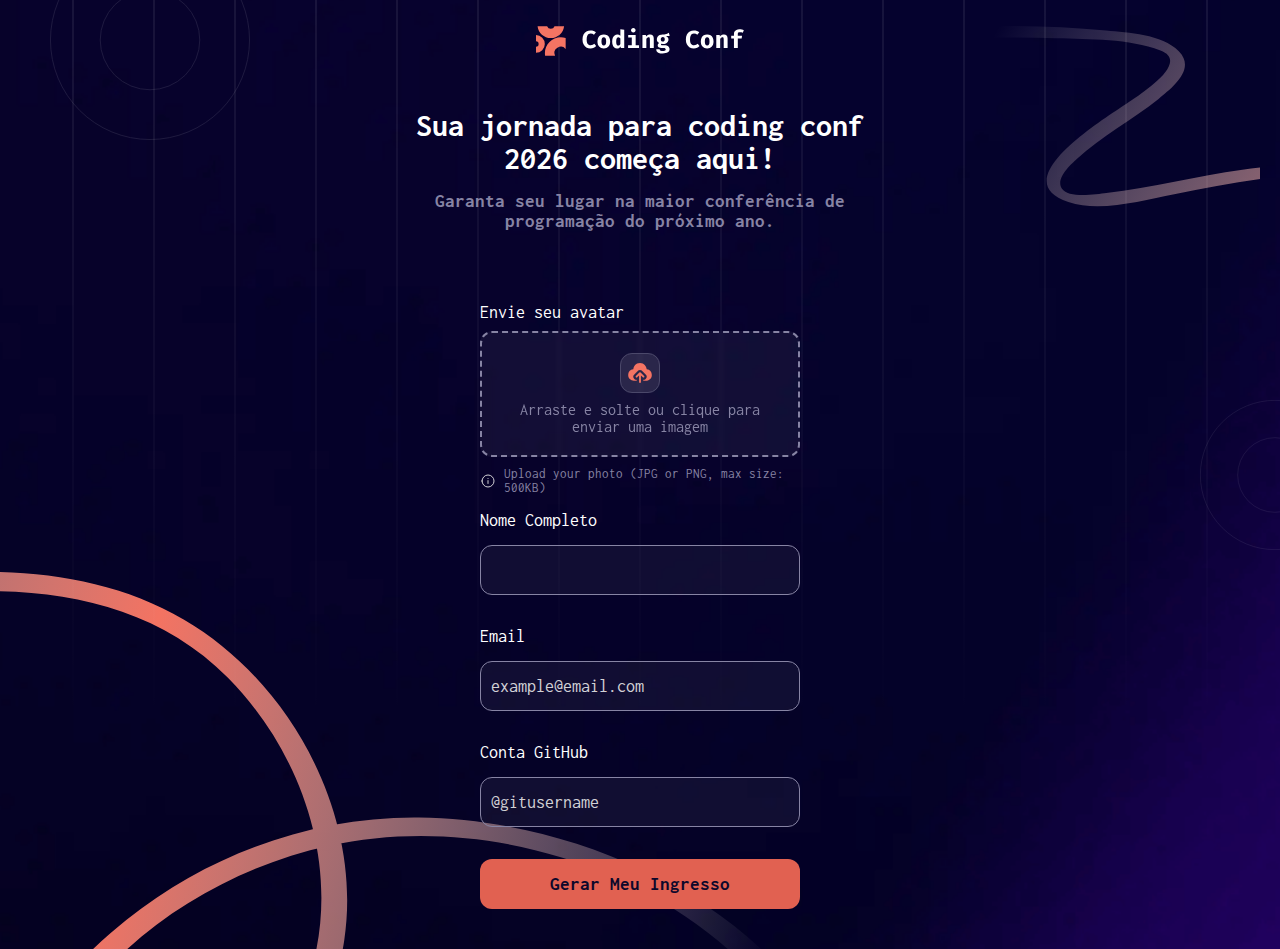
<file: index.html>
<!DOCTYPE html>
<html lang="en">
  <head>
    <meta charset="UTF-8" />
    <meta name="viewport" content="width=device-width, initial-scale=1.0" />
    <!-- displays site properly based on user's device -->

    <link
      rel="icon"
      type="image/png"
      sizes="32x32"
      href="./assets/images/favicon-32x32.png"
    />

    <title>Conference ticket generator</title>
    <link rel="stylesheet" href="styles.css" />
  </head>
  <body>
    <main class="main">
      <header>
        <div>
          <img src="assets/images/logo-full.svg" alt="" />
        </div>
      </header>
      <div class="heading_container">
        <h2>Sua jornada para coding conf 2026 começa aqui!</h2>
        <h3>Garanta seu lugar na maior conferência de programação do próximo ano.</h3>
      </div>
      <!-- inicio do formulario -->
      <form action="">
        <div class="upload-wrapper">
          <label for="photo">Envie seu avatar</label>
          <div id="drop-area" class="upload-card">
            <div class="upload-img">
              <img
                src="assets/images/icon-upload.svg"
                alt="Upload button"
                id="upload-btn"
              />
              <img id="photo-preview" alt="Preview" class="hidden" />
            </div>
            <div>
              <p class="upload-text">Arraste e solte ou clique para enviar uma imagem</p>
              <button
                type="button"
                class="hidden action-btn"
                onclick="removeImage(event)"
              >
                Remover imagem
              </button>
              <button
                type="button"
                class="hidden action-btn"
                onclick="changeImage(event)"
              >
                Mudar imagem
              </button>
            </div>
            <input
              type="file"
              id="photo"
              name="photo"
              accept="image/jpeg, image/png"
              hidden
            />
          </div>
          <div class="img-container">
            <img src="assets/images/icon-info.svg" alt="Info Icon" />
            <p class="upload-note" id="upload-note">
              Upload your photo (JPG or PNG, max size: 500KB)
            </p>
          </div>
        </div>

        <div class="input-container">
          <label for="fullName">Nome Completo</label>
          <input type="text" name="fullName" id="name" />
          <p id="name-info" class="info"></p>
        </div>

        <div class="input-container">
          <label for="email">Email</label>
          <input
            type="email"
            name="email"
            id="email"
            placeholder="example@email.com"
          />
          <p id="email-info" class="info"></p>
        </div>

        <div class="input-container">
          <label for="github-username">Conta GitHub</label>
          <input
            type="text"
            id="github-username"
            name="github-username"
            placeholder="@gitusername"
          />
          <p id="github-info" class="info"></p>
        </div>

        <div class="input-container">
          <button class="submit-btn" type="submit" id="submit-btn">
            Gerar Meu Ingresso
          </button>
        </div>
      </form>

      <!-- Fim da pagina -->
    </main>
    <script src="main.js" defer></script>
  </body>
</html>
</file>
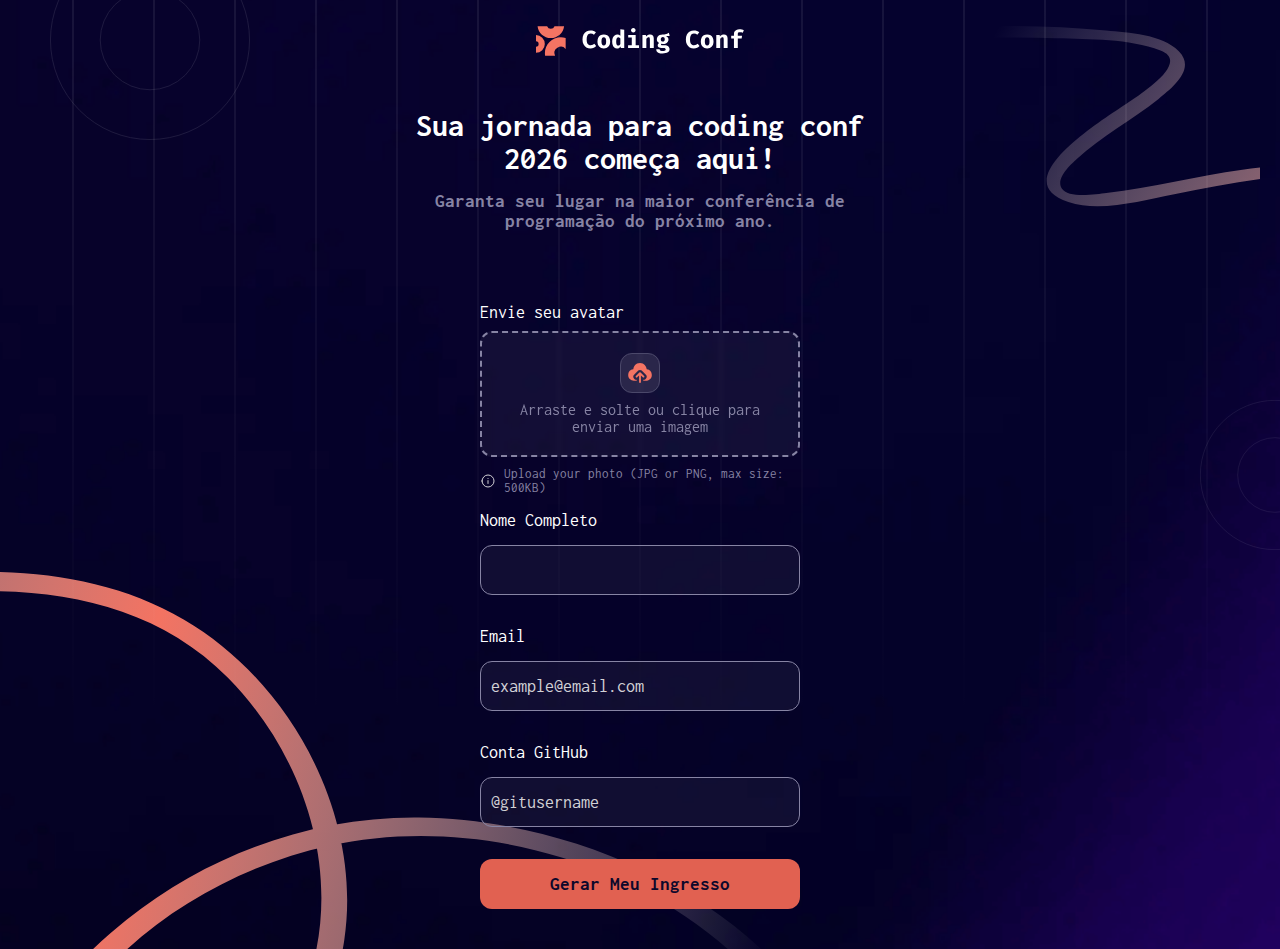
<file: ticket.html>
<!DOCTYPE html>
<html lang="en">
  <head>
    <meta charset="UTF-8" />
    <meta name="viewport" content="width=device-width, initial-scale=1.0" />

    <link
      rel="icon"
      type="image/png"
      sizes="32x32"
      href="./assets/images/favicon-32x32.png"
    />

    <title>Conference ticket generator</title>
    <link rel="stylesheet" href="styles.css" />
  </head>
  <body>
    <main class="main">
      <header>
        <div>
          <img src="assets/images/logo-full.svg" alt="" />
        </div>
      </header>
      <div class="heading_container">
        <h2>Parabéns, <span id="name"></span>! Seu ingresso está pronto.</h2>

        <h3>
          Enviamos seu ingresso para
          <span id="email"></span>
          e enviaremos atualizações à medida que o evento se aproxima.
        </h3>

        <div class="ticket-container">
          <div class="logo">
            <img src="assets/images/logo-mark.svg" alt="">
            Coding Conf
          </div>
          <p class="date">31 de Jan, 2026 / SSA, BA</p>

          <div class="ticket-user">
            <img id="display-image" src="" alt="">
            <div class="user-info">
              <span id="display-name"></span>
              <div class="github-username">
                <img src="assets/images/icon-github.svg" alt="icon-github"><span id="display-github"></span>
              </div>
            </div>
          </div>

          <p class="ticket-number">
            #01609
          </p>
        </div>
        </div>
      </div>
    </main>
    <script src="ticket.js" defer></script>
  </body>
</html>
</file>
<file: styles.css>
@import url("https://fonts.googleapis.com/css2?family=Inconsolata:wght@200..900&display=swap");

:root {
  --neutral-white: hsl(0, 0%, 100%);
  --neutral-light: hsl(252, 6%, 83%);
  --neutral-medium: hsl(245, 15%, 58%);
  --neutral-dark: hsl(245, 19%, 35%);
  --neutral-black: hsl(248, 70%, 10%);
  --neutral-transparent: rgba(255, 255, 255, 0.05);

  --orange-primary: hsl(7, 88%, 67%);
  --orange-dark: hsl(7, 71%, 60%);


  --orange-to-white-gradient: linear-gradient(
    hsl(7, 86%, 67%),
    hsl(0, 0%, 100%)
  );
}

* {
  padding: 0;
  margin: 0;
  box-sizing: border-box;
}

body {
  font-family: "Inconsolata", monospace;
  background-image: url("assets/images/pattern-circle.svg"),
    url("assets/images/pattern-squiggly-line-top.svg"),
    url("assets/images/pattern-lines.svg"),
    url("assets/images/pattern-circle.svg"),
    url("assets/images/pattern-squiggly-line-bottom-mobile-tablet.svg"),
    url("assets/images/background-mobile.png");

  background-repeat: no-repeat, no-repeat, no-repeat, no-repeat, no-repeat,
    no-repeat;

  background-position: -50px -50px,
    /* circle pattern (partially off top-left) */ calc(100% - 20px) 20px,
    /* squiggly line: move 20px left & 20px down */ center,
    /* lines pattern: adjust as needed */ calc(100% + 70px) 50%,
    /*second circle pattern*/ left bottom, /*Squiggly-line-bottom*/ center;

  background-size: 150px, /* circle */ 100px, /* squiggly line */ auto,
    /* lines */ 150px, /*second circle pattern*/ 250px, cover; /* main background */

  color: #fff;
  overflow-x: hidden;
  margin: 0;
  padding: 0;
  min-height: 100vh;
}

@media (min-width: 768px) {
  body {
    background-image: url("assets/images/pattern-circle.svg"),
      url("assets/images/pattern-squiggly-line-top.svg"),
      url("assets/images/pattern-lines.svg"),
      url("assets/images/pattern-circle.svg"),
      url("assets/images/pattern-squiggly-line-bottom-desktop.svg"),
      url("assets/images/background-mobile.png");

    background-repeat: no-repeat, no-repeat, no-repeat, no-repeat, no-repeat,
      no-repeat;

    background-position: 50px -60px,
      /* circle pattern (partially off top-left) */ calc(100% - 20px) 20px,
      /* squiggly line: move 20px left & 20px down */ center,
      /* lines pattern: adjust as needed */ calc(100% + 70px) 50%,
      /*second circle pattern*/ left bottom, /*Squiggly-line-bottom*/ center;

    background-size: 200px, /* circle */ 400px, /* squiggly line */ auto,
      /* lines */ 150px, /*second circle pattern*/ 800px, cover; /* main background */
  }
}

.hidden {
  display: none;
}

.error {
  color: var(--orange-primary) !important;
}

.gradient {
  background: linear-gradient(
    to right,
    var(--orange-primary),
    var(--neutral-white)
  ); /* Or use your variable */
  -webkit-background-clip: text;
  background-clip: text;
  -webkit-text-fill-color: transparent;
}

main {
  padding: 0.5rem;
  margin: 0.5rem;
  text-align: center;
}

header {
  margin: 10px 0 30px;
}

.heading_container {
  max-width: 500px;
  margin: 0 auto;
  padding: 1rem;
}

h2,
h3 {
  margin: 0.25rem 0 1rem;
}

@media (min-width: 768px) {
  h2 {
    font-size: xx-large;
  }
}

h3,
.upload-text {
  color: var(--neutral-medium);
}

form {
  padding: 0.5rem;
  margin-top: 2rem;
}

label {
  text-align: left;
  font-size: large;
  color: var(--neutral-white);
}

.upload-wrapper {
  max-width: 320px;
  margin: 0 auto;
  text-align: left;
}

.upload-card {
  text-align: center;
  border: 2px dashed var(--neutral-medium);
  border-radius: 12px;
  padding: 20px 20px;
  cursor: pointer;
  margin: 10px 0;
  background-color: var(--neutral-transparent);
  backdrop-filter: blur(2px);
}

.upload-note {
  font-size: smaller;
  color: var(--neutral-medium);
}

.info {
  text-align: left;
}

.upload-img {
  height: 40px;
  width: 40px;
  margin: 0 auto 0.5rem;
  border: 0.5px solid var(--neutral-dark);
  border-radius: 12px;
  background-color: var(--neutral-transparent);
  backdrop-filter: blur(2px);
  display: flex; /* Enables flexbox */
  justify-content: center; /* Horizontally center */
  align-items: center; /* Vertically center */
}

#photo-preview {
  height: 40px;
  width: 40px;
  border-radius: 12px;
  border: 0.5px solid var(--neutral-medium);
}

#drop-area.dragover {
  background-color: var(--neutral-dark);
  border-color: var();
}

.action-btn {
  padding: 0.25rem 0.5rem;
  border-radius: 8px;
  border: none;
  background-color: var(--neutral-transparent);
  color: var(--neutral-white);
  font-family: "Inconsolata", monospace;
}

.action-btn:hover {
  color: var(--neutral-medium);
  cursor: pointer;
  text-decoration: underline;
}

.img-container {
  display: flex;
  align-items: center;
  gap: 0.5rem;
}

.input-container {
  display: flex;
  flex-direction: column;
  margin: 0 auto;
  max-width: 320px;
  margin: 1rem auto;
  gap: 1rem;
}

.input-container input {
  min-height: 50px;
  background-color: var(--neutral-transparent);
  border: 1px solid var(--neutral-medium);
  border-radius: 12px;
  padding: 10px;
  color: #fff;
  font-family: "Inconsolata", monospace;
  font-size: large;
}

.input-container input::placeholder {
  color: var(--neutral-light);
  font-family: "Inconsolata", monospace;
}

.submit-btn {
  min-height: 50px;
  font-size: larger;
  font-family: "Inconsolata", monospace;
  background-color: var(--orange-dark);
  border: none;
  font-weight: bolder;
  color: var(--neutral-black);
  border-radius: 12px;
  cursor: pointer;
}

.ticket-container {
  background-color: var(--neutral-medium);
  background: url(assets/images/pattern-ticket.svg);
  background-size: contain;
  background-repeat: no-repeat;
  aspect-ratio: 16/ 9;
  max-width: 500px;
  padding: 1rem;
  margin: 4rem auto;
  position: relative;
  border-radius: 0.5rem;
}

.ticket-container .logo {
  margin-bottom: 0.5rem;
  font-size: 2.75rem;
  font-weight: 700;
  display: flex;
  align-items: center;
  gap: 1rem;
}

.ticket-container .date {
  color: var(--neutral-medium);
  padding-left: 1.5rem;
  text-align: left;
  margin-bottom: 3rem;
}

.ticket-container .ticket-user {
  display: flex;
  align-items: center;
  gap: 0.5rem;
}

.ticket-container .ticket-user img {
  width: 65px;
  border-radius: 0.75rem;
}

.ticket-container .ticket-user #display-name {
  font-size: 1.5rem;
  font-weight: 600;
}

.ticket-container .ticket-user .github-username {
  display: flex;
  align-items: center;
  gap: 0.5rem;
}

.ticket-container .ticket-user .github-username img {
  width: 20px;
}

.ticket-container .ticket-number {
  color: var(--neutral-medium);
  font-size: 1.75rem;
  position: absolute;
  right: 5px;
  top: 36%;
  transform: rotate(90deg);
}
</file>
